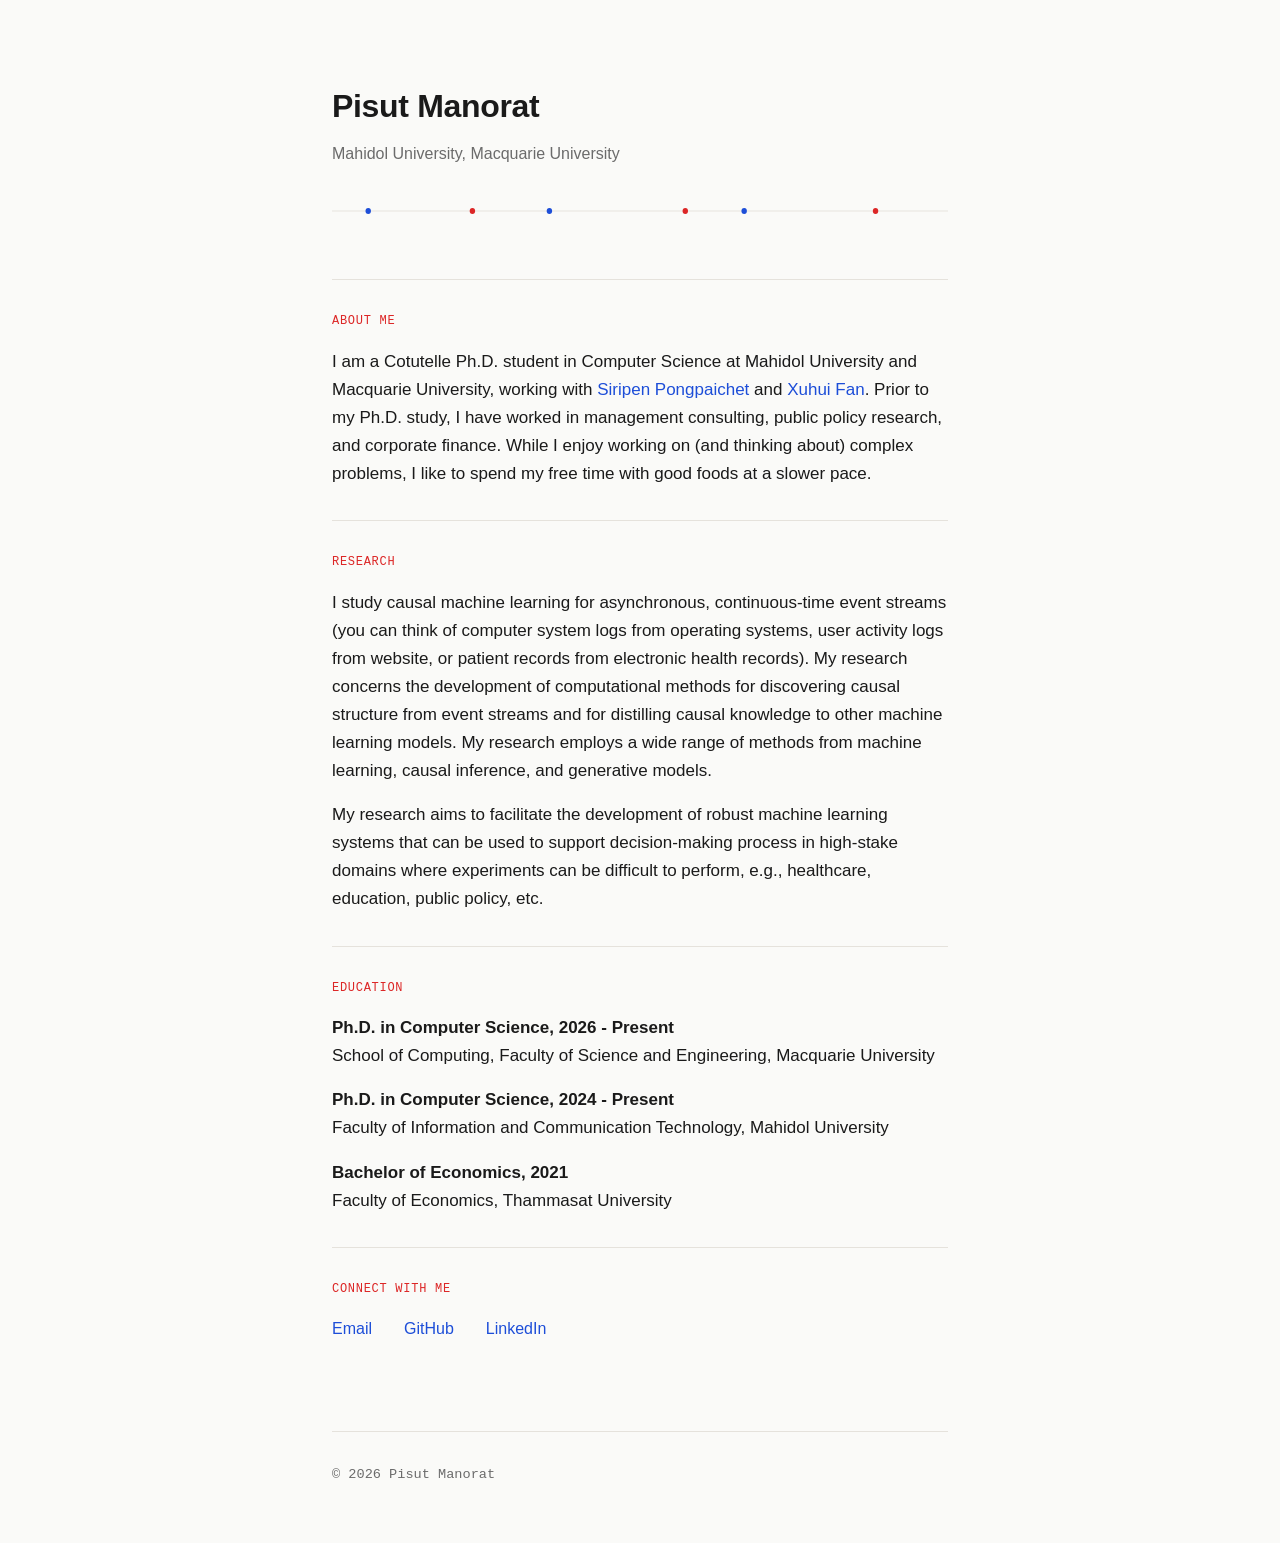
<file: index.html>
<!DOCTYPE html>
<html lang="en">
<head>
  <meta charset="UTF-8">
  <meta name="viewport" content="width=device-width, initial-scale=1.0">
  <title>Pisut Manorat</title>
  <meta name="description" content="Pisut Manorat — researcher working on deep learning for Temporal Point Processes.">
  <link rel="stylesheet" href="style.css">
</head>
<body>

  <main class="page">

    <header class="hero">
      <h1 class="name">Pisut Manorat</h1>
      <p class="affiliation">Mahidol University, Macquarie University</p>

      <svg class="event-axis" viewBox="0 0 680 24" preserveAspectRatio="none" aria-hidden="true">
        <line x1="0" y1="12" x2="680" y2="12" class="axis-line" />
        <circle cx="40" cy="12" r="3" class="axis-tick tick-a" />
        <circle cx="155" cy="12" r="3" class="axis-tick tick-b" />
        <circle cx="240" cy="12" r="3" class="axis-tick tick-a" />
        <circle cx="390" cy="12" r="3" class="axis-tick tick-b" />
        <circle cx="455" cy="12" r="3" class="axis-tick tick-a" />
        <circle cx="600" cy="12" r="3" class="axis-tick tick-b" />
      </svg>
    </header>

    <section class="block" id="about">
      <p class="eyebrow">about me</p>
      <p>
        I am a Cotutelle Ph.D. student in Computer Science at Mahidol University and Macquarie University, 
        working with <a href="https://scholar.google.com/citations?user=WjqFzc4AAAAJ&hl=en" rel="noopener noreferrer">Siripen Pongpaichet</a> 
        and <a href="https://xuhuifan.github.io/" rel="noopener noreferrer">Xuhui Fan</a>. 
        Prior to my Ph.D. study, I have worked in management consulting, public policy research, and corporate finance. While I enjoy working on (and thinking about) complex problems, 
        I like to spend my free time with good foods at a slower pace.
      </p>
    </section>

    <section class="block" id="research">
      <p class="eyebrow">research</p>
      <p>
        I study causal machine learning for asynchronous, continuous-time event streams (you can think of computer system logs from operating systems, 
        user activity logs from website, or patient records from electronic health records). My research concerns the development of computational methods 
        for discovering causal structure from event streams and for distilling causal knowledge to other machine learning models. My research employs a wide range of methods 
        from machine learning, causal inference, and generative models.
      </p>
      <p>
        My research aims to facilitate the development of robust machine learning systems that can be used to support decision-making process in high-stake domains where 
        experiments can be difficult to perform, e.g., healthcare, education, public policy, etc.
      </p>
    </section>

    <section class="block" id="education">
      <p class="eyebrow">education</p>
      <p>
        <strong>Ph.D. in Computer Science, 2026 - Present</strong><br>
        School of Computing, Faculty of Science and Engineering, Macquarie University
      </p>
      <p>
        <strong>Ph.D. in Computer Science, 2024 - Present</strong><br>
        Faculty of Information and Communication Technology, Mahidol University
      </p>
      <p>
        <strong>Bachelor of Economics, 2021</strong><br>
        Faculty of Economics, Thammasat University
      </p>
    </section>

    <section class="block" id="links">
      <p class="eyebrow">connect with me</p>
      <ul class="links">
        <li><a href="mailto:pisut.man@student.mahidol.edu">Email</a></li>
        <li><a href="https://github.com/pisut-m" target="_blank" rel="noopener noreferrer">GitHub</a></li>
        <li><a href="https://linkedin.com/in/pisut-manorat" target="_blank" rel="noopener noreferrer">LinkedIn</a></li>
      </ul>
    </section>

    <footer class="footer">
      <p>&copy; 2026 Pisut Manorat</p>
    </footer>

  </main>

</body>
</html>
</file>
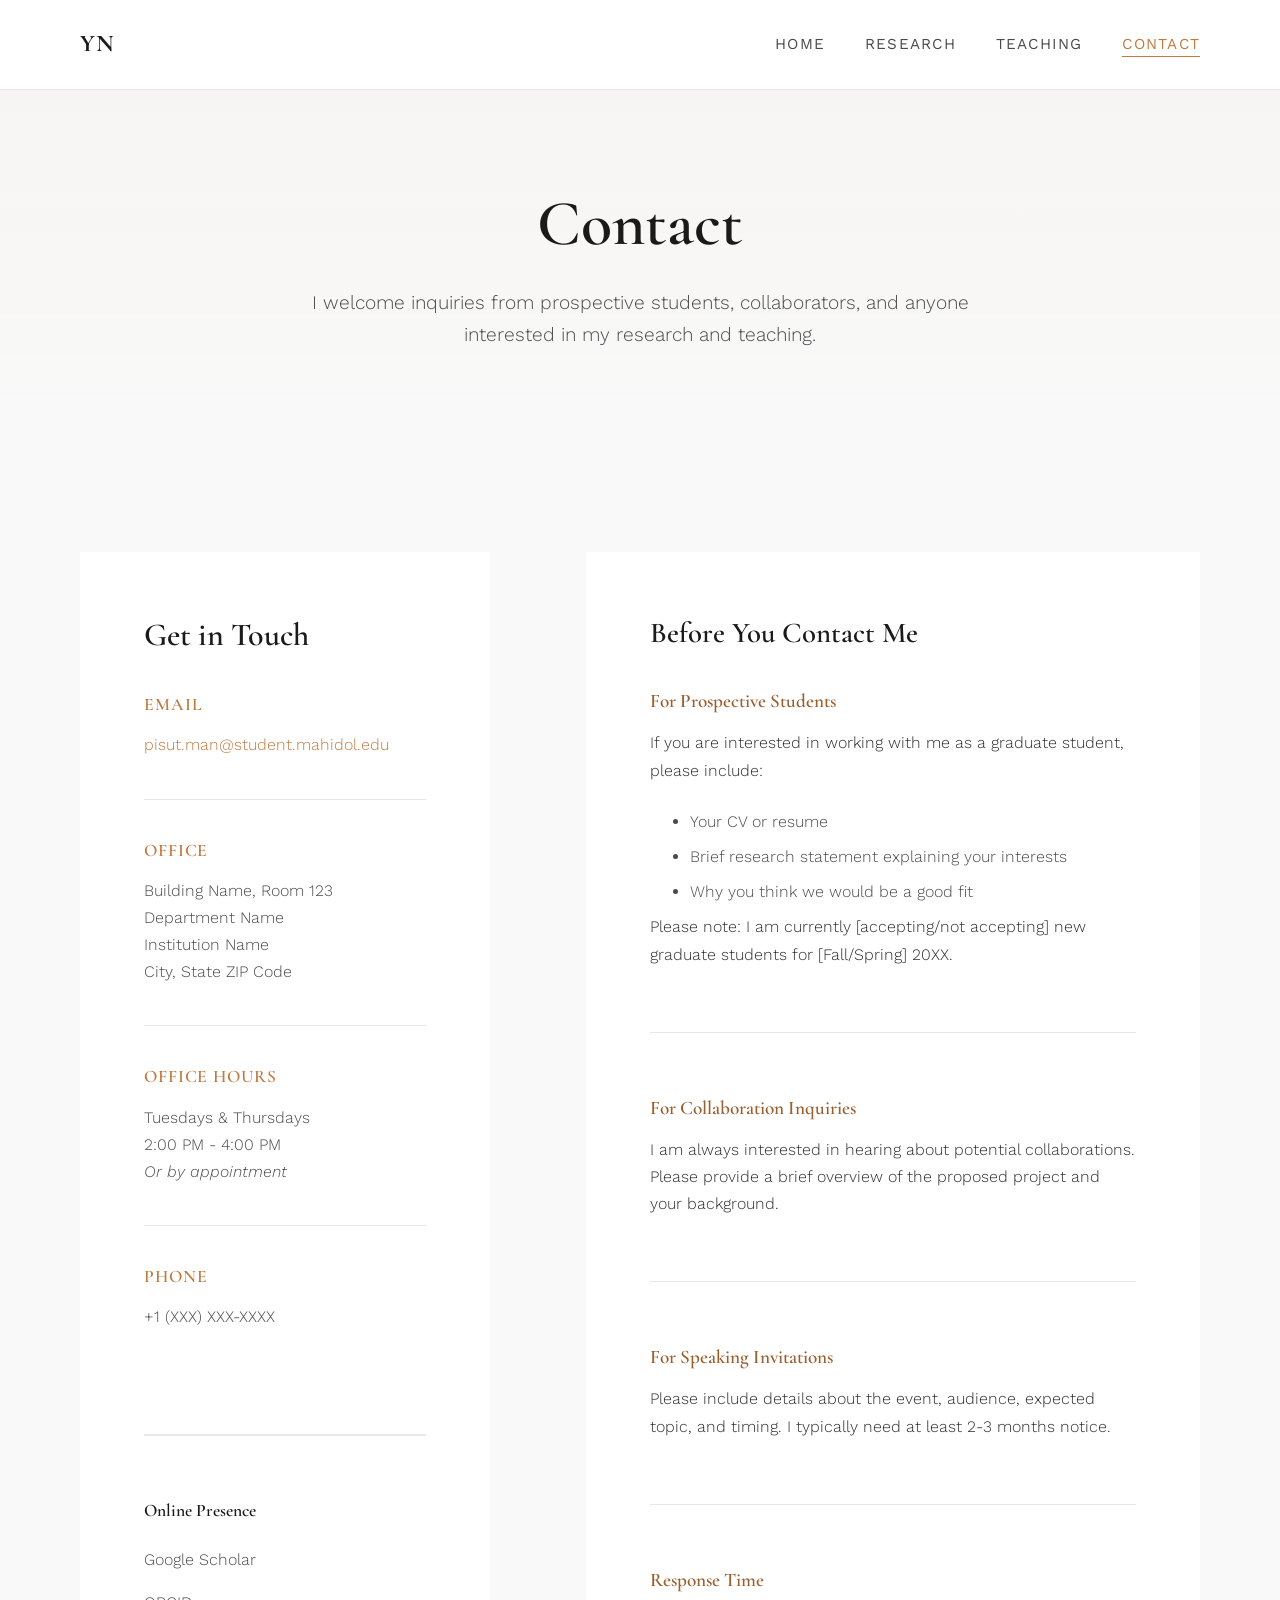
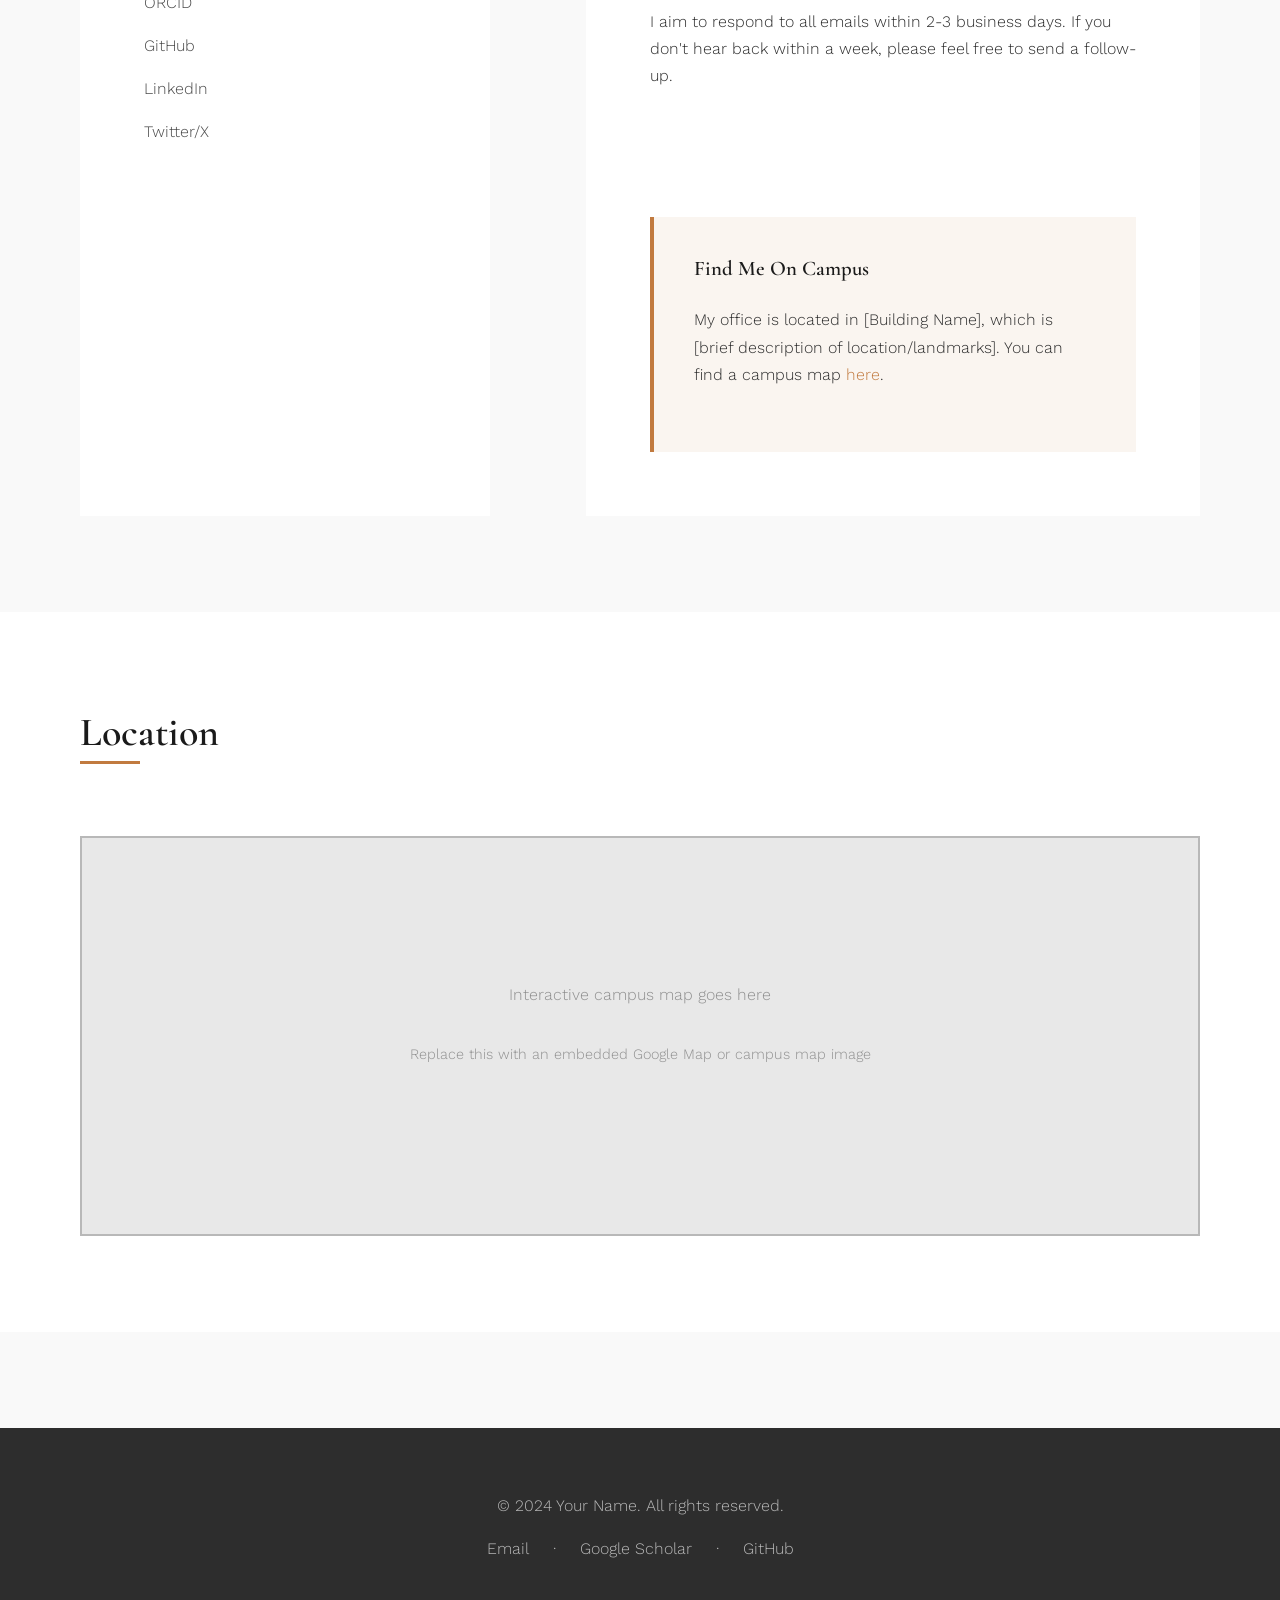
<file: contact.html>
<!DOCTYPE html>
<html lang="en">
<head>
    <meta charset="UTF-8">
    <meta name="viewport" content="width=device-width, initial-scale=1.0">
    <title>Contact - Your Name</title>
    <link rel="stylesheet" href="styles.css">
    <link rel="preconnect" href="https://fonts.googleapis.com">
    <link rel="preconnect" href="https://fonts.gstatic.com" crossorigin>
    <link href="https://fonts.googleapis.com/css2?family=Cormorant+Garamond:wght@400;600;700&family=Work+Sans:wght@300;400;500&display=swap" rel="stylesheet">
</head>
<body>
    <nav class="main-nav">
        <div class="nav-container">
            <a href="index.html" class="nav-logo">YN</a>
            <ul class="nav-links">
                <li><a href="index.html">Home</a></li>
                <li><a href="research.html">Research</a></li>
                <li><a href="teaching.html">Teaching</a></li>
                <li><a href="contact.html" class="active">Contact</a></li>
            </ul>
        </div>
    </nav>

    <main class="contact-container">
        <section class="page-header">
            <div class="content-wrapper">
                <h1 class="page-title">Contact</h1>
                <p class="page-description">I welcome inquiries from prospective students, collaborators, and anyone interested in my research and teaching.</p>
            </div>
        </section>

        <section class="contact-content">
            <div class="content-wrapper">
                <div class="contact-grid">
                    <div class="contact-info">
                        <div class="info-section">
                            <h2>Get in Touch</h2>
                            
                            <div class="contact-item">
                                <h3>Email</h3>
                                <p><a href="mailto:pisut.man@student.mahidol.edu">pisut.man@student.mahidol.edu</a></p>
                            </div>

                            <div class="contact-item">
                                <h3>Office</h3>
                                <p>Building Name, Room 123<br>
                                Department Name<br>
                                Institution Name<br>
                                City, State ZIP Code</p>
                            </div>

                            <div class="contact-item">
                                <h3>Office Hours</h3>
                                <p>Tuesdays & Thursdays<br>
                                2:00 PM - 4:00 PM<br>
                                <em>Or by appointment</em></p>
                            </div>

                            <div class="contact-item">
                                <h3>Phone</h3>
                                <p>+1 (XXX) XXX-XXXX</p>
                            </div>
                        </div>

                        <div class="social-links">
                            <h3>Online Presence</h3>
                            <ul>
                                <li><a href="https://scholar.google.com" target="_blank">Google Scholar</a></li>
                                <li><a href="https://orcid.org" target="_blank">ORCID</a></li>
                                <li><a href="https://github.com/yourusername" target="_blank">GitHub</a></li>
                                <li><a href="https://linkedin.com/in/yourprofile" target="_blank">LinkedIn</a></li>
                                <li><a href="https://twitter.com/yourhandle" target="_blank">Twitter/X</a></li>
                            </ul>
                        </div>
                    </div>

                    <div class="contact-guidelines">
                        <div class="guidelines-box">
                            <h3>Before You Contact Me</h3>
                            
                            <div class="guideline-item">
                                <h4>For Prospective Students</h4>
                                <p>If you are interested in working with me as a graduate student, please include:</p>
                                <ul>
                                    <li>Your CV or resume</li>
                                    <li>Brief research statement explaining your interests</li>
                                    <li>Why you think we would be a good fit</li>
                                </ul>
                                <p>Please note: I am currently [accepting/not accepting] new graduate students for [Fall/Spring] 20XX.</p>
                            </div>

                            <div class="guideline-item">
                                <h4>For Collaboration Inquiries</h4>
                                <p>I am always interested in hearing about potential collaborations. Please provide a brief overview of the proposed project and your background.</p>
                            </div>

                            <div class="guideline-item">
                                <h4>For Speaking Invitations</h4>
                                <p>Please include details about the event, audience, expected topic, and timing. I typically need at least 2-3 months notice.</p>
                            </div>

                            <div class="guideline-item">
                                <h4>Response Time</h4>
                                <p>I aim to respond to all emails within 2-3 business days. If you don't hear back within a week, please feel free to send a follow-up.</p>
                            </div>
                        </div>

                        <div class="location-note">
                            <h3>Find Me On Campus</h3>
                            <p>My office is located in [Building Name], which is [brief description of location/landmarks]. You can find a campus map <a href="#">here</a>.</p>
                        </div>
                    </div>
                </div>
            </div>
        </section>

        <section class="map-section">
            <div class="content-wrapper">
                <h2 class="section-title">Location</h2>
                <div class="map-container">
                    <!-- You can embed a Google Map here -->
                    <div class="map-placeholder">
                        <p>Interactive campus map goes here</p>
                        <p style="font-size: 0.9em; margin-top: 10px;">Replace this with an embedded Google Map or campus map image</p>
                    </div>
                </div>
            </div>
        </section>
    </main>

    <footer class="main-footer">
        <div class="footer-content">
            <p>&copy; 2024 Your Name. All rights reserved.</p>
            <p class="footer-links">
                <a href="mailto:your.email@institution.edu">Email</a> ·
                <a href="https://scholar.google.com" target="_blank">Google Scholar</a> ·
                <a href="https://github.com/yourusername" target="_blank">GitHub</a>
            </p>
        </div>
    </footer>

    <script src="script.js"></script>
</body>
</html>
</file>
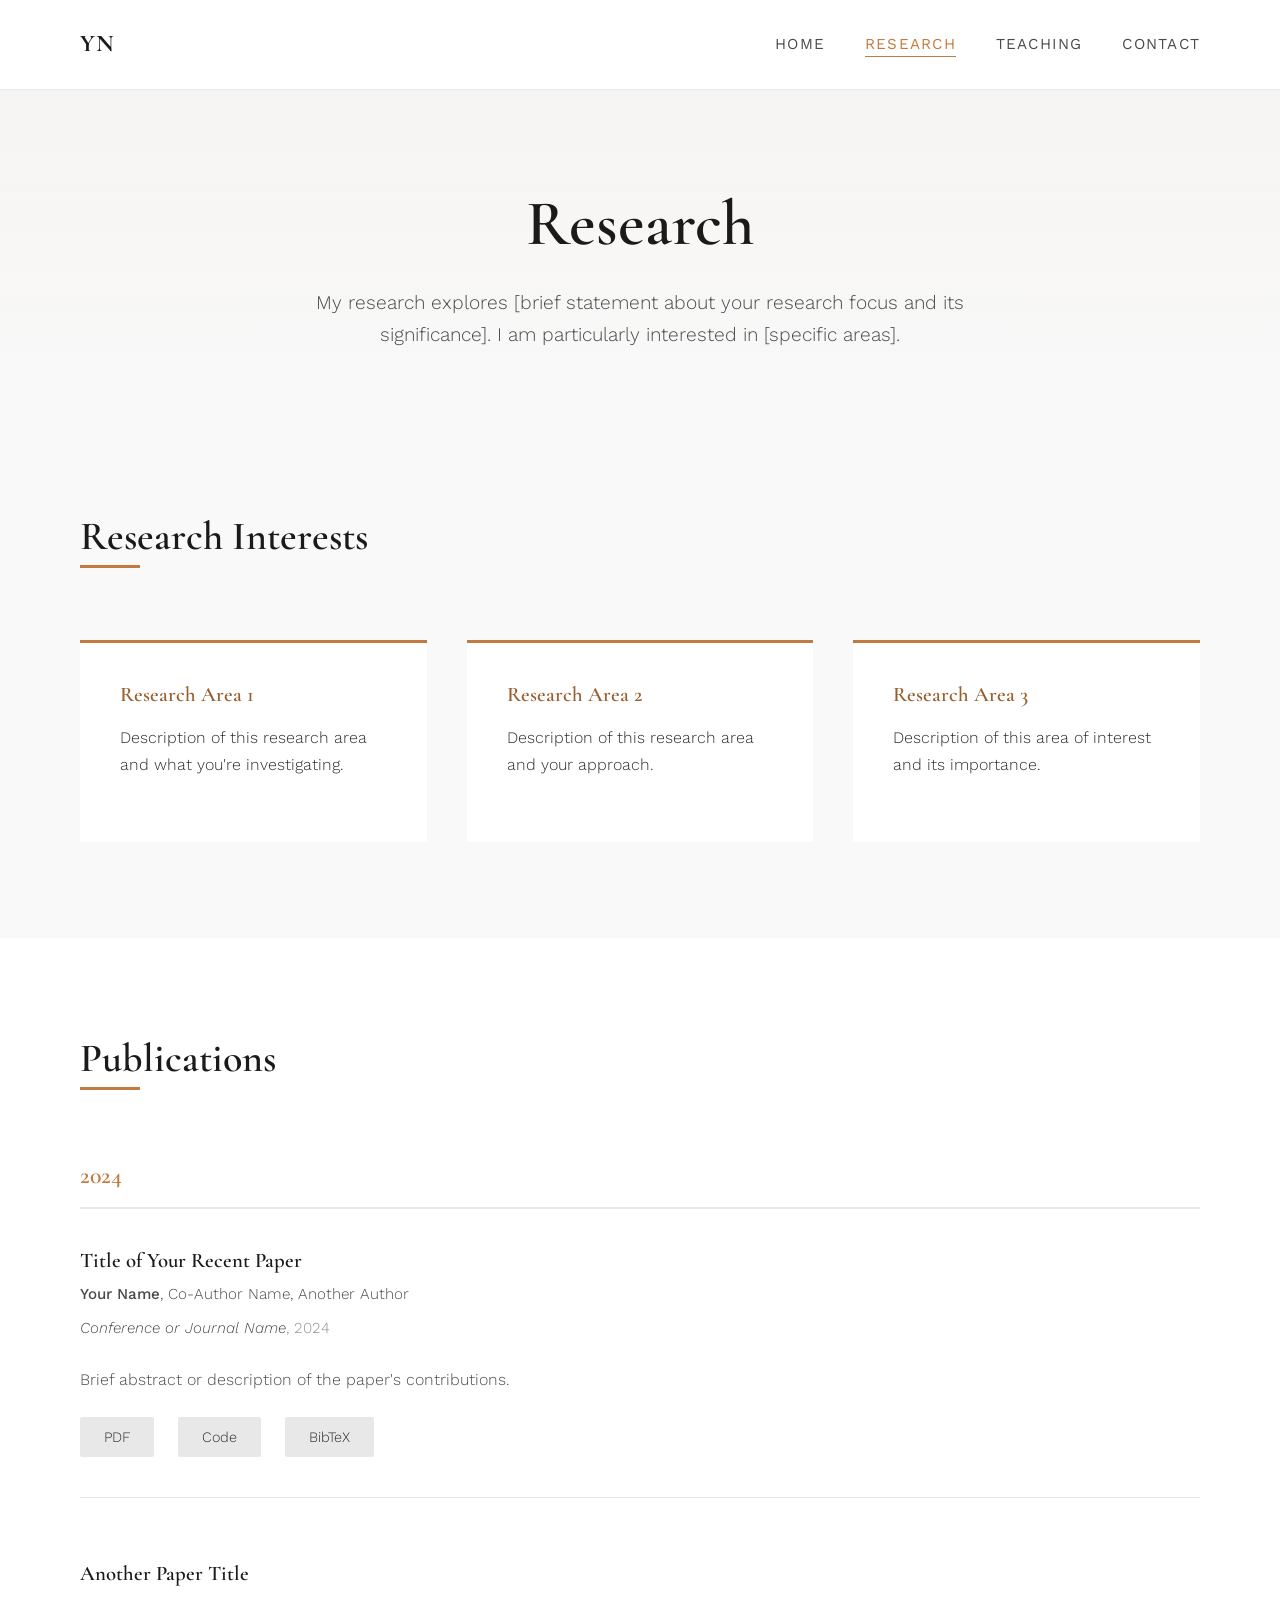
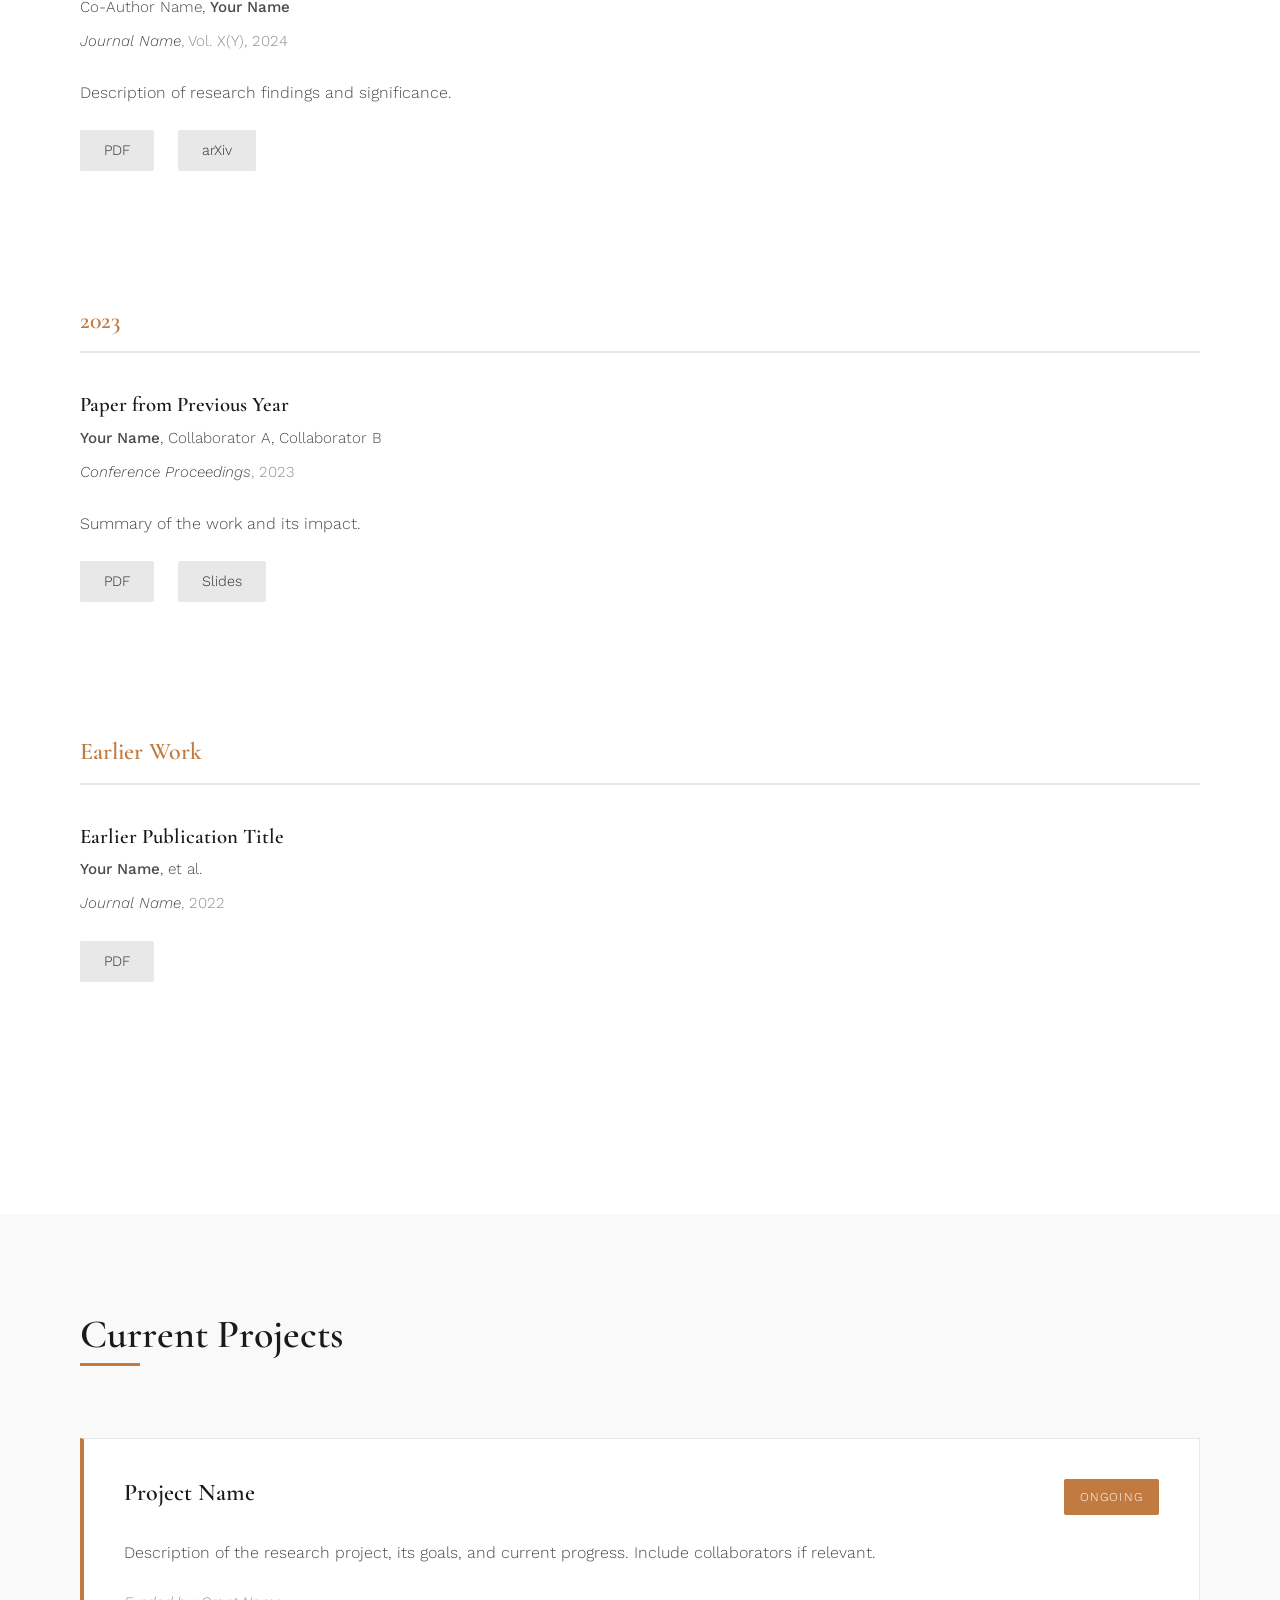
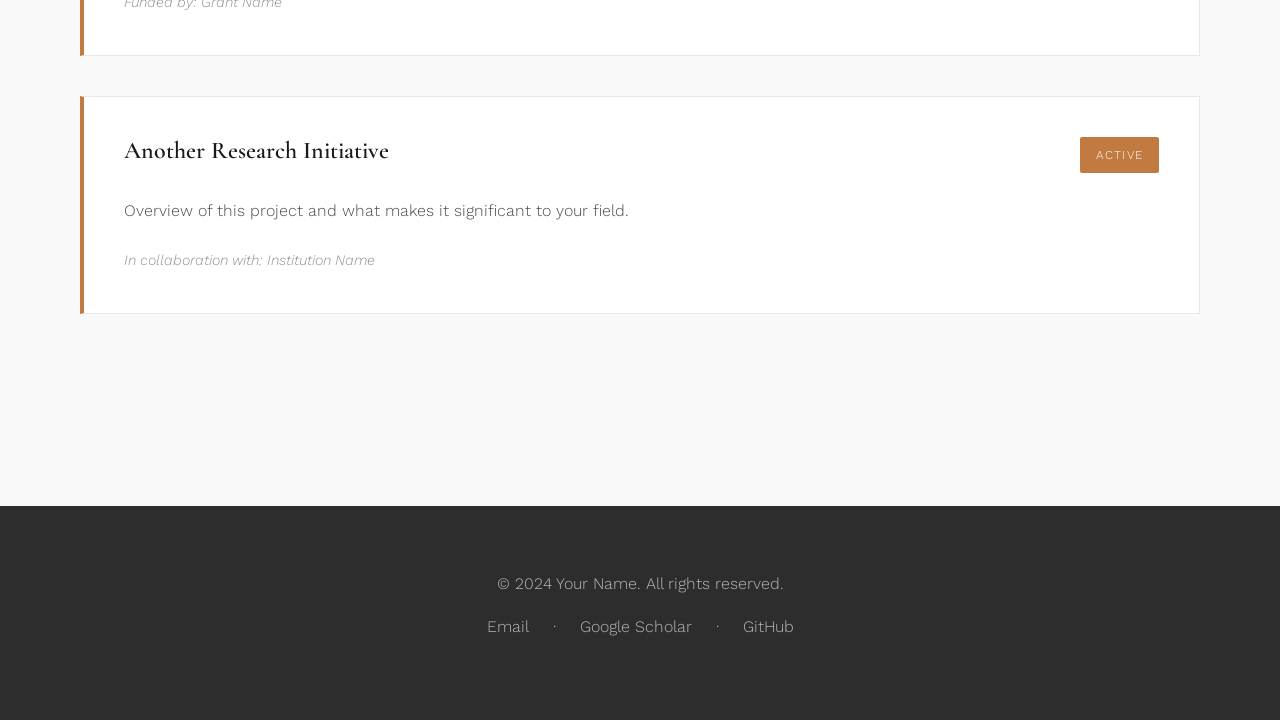
<file: research.html>
<!DOCTYPE html>
<html lang="en">
<head>
    <meta charset="UTF-8">
    <meta name="viewport" content="width=device-width, initial-scale=1.0">
    <title>Research - Your Name</title>
    <link rel="stylesheet" href="styles.css">
    <link rel="preconnect" href="https://fonts.googleapis.com">
    <link rel="preconnect" href="https://fonts.gstatic.com" crossorigin>
    <link href="https://fonts.googleapis.com/css2?family=Cormorant+Garamond:wght@400;600;700&family=Work+Sans:wght@300;400;500&display=swap" rel="stylesheet">
</head>
<body>
    <nav class="main-nav">
        <div class="nav-container">
            <a href="index.html" class="nav-logo">YN</a>
            <ul class="nav-links">
                <li><a href="index.html">Home</a></li>
                <li><a href="research.html" class="active">Research</a></li>
                <li><a href="teaching.html">Teaching</a></li>
                <li><a href="contact.html">Contact</a></li>
            </ul>
        </div>
    </nav>

    <main class="research-container">
        <section class="page-header">
            <div class="content-wrapper">
                <h1 class="page-title">Research</h1>
                <p class="page-description">My research explores [brief statement about your research focus and its significance]. I am particularly interested in [specific areas].</p>
            </div>
        </section>

        <section class="research-interests">
            <div class="content-wrapper">
                <h2 class="section-title">Research Interests</h2>
                <div class="interests-grid">
                    <div class="interest-item">
                        <h3>Research Area 1</h3>
                        <p>Description of this research area and what you're investigating.</p>
                    </div>
                    <div class="interest-item">
                        <h3>Research Area 2</h3>
                        <p>Description of this research area and your approach.</p>
                    </div>
                    <div class="interest-item">
                        <h3>Research Area 3</h3>
                        <p>Description of this area of interest and its importance.</p>
                    </div>
                </div>
            </div>
        </section>

        <section class="publications-section">
            <div class="content-wrapper">
                <h2 class="section-title">Publications</h2>
                
                <div class="publications-list">
                    <div class="year-group">
                        <h3 class="year-heading">2024</h3>
                        
                        <article class="publication">
                            <h4 class="pub-title">Title of Your Recent Paper</h4>
                            <p class="pub-authors"><strong>Your Name</strong>, Co-Author Name, Another Author</p>
                            <p class="pub-venue"><em>Conference or Journal Name</em>, 2024</p>
                            <p class="pub-description">Brief abstract or description of the paper's contributions.</p>
                            <div class="pub-links">
                                <a href="#" class="pub-link">PDF</a>
                                <a href="#" class="pub-link">Code</a>
                                <a href="#" class="pub-link">BibTeX</a>
                            </div>
                        </article>

                        <article class="publication">
                            <h4 class="pub-title">Another Paper Title</h4>
                            <p class="pub-authors">Co-Author Name, <strong>Your Name</strong></p>
                            <p class="pub-venue"><em>Journal Name</em>, Vol. X(Y), 2024</p>
                            <p class="pub-description">Description of research findings and significance.</p>
                            <div class="pub-links">
                                <a href="#" class="pub-link">PDF</a>
                                <a href="#" class="pub-link">arXiv</a>
                            </div>
                        </article>
                    </div>

                    <div class="year-group">
                        <h3 class="year-heading">2023</h3>
                        
                        <article class="publication">
                            <h4 class="pub-title">Paper from Previous Year</h4>
                            <p class="pub-authors"><strong>Your Name</strong>, Collaborator A, Collaborator B</p>
                            <p class="pub-venue"><em>Conference Proceedings</em>, 2023</p>
                            <p class="pub-description">Summary of the work and its impact.</p>
                            <div class="pub-links">
                                <a href="#" class="pub-link">PDF</a>
                                <a href="#" class="pub-link">Slides</a>
                            </div>
                        </article>
                    </div>

                    <div class="year-group">
                        <h3 class="year-heading">Earlier Work</h3>
                        
                        <article class="publication">
                            <h4 class="pub-title">Earlier Publication Title</h4>
                            <p class="pub-authors"><strong>Your Name</strong>, et al.</p>
                            <p class="pub-venue"><em>Journal Name</em>, 2022</p>
                            <div class="pub-links">
                                <a href="#" class="pub-link">PDF</a>
                            </div>
                        </article>
                    </div>
                </div>
            </div>
        </section>

        <section class="projects-section">
            <div class="content-wrapper">
                <h2 class="section-title">Current Projects</h2>
                
                <div class="projects-grid">
                    <article class="project-card">
                        <div class="project-header">
                            <h3>Project Name</h3>
                            <span class="project-status">Ongoing</span>
                        </div>
                        <p class="project-description">Description of the research project, its goals, and current progress. Include collaborators if relevant.</p>
                        <div class="project-meta">
                            <span class="project-funding">Funded by: Grant Name</span>
                        </div>
                    </article>

                    <article class="project-card">
                        <div class="project-header">
                            <h3>Another Research Initiative</h3>
                            <span class="project-status">Active</span>
                        </div>
                        <p class="project-description">Overview of this project and what makes it significant to your field.</p>
                        <div class="project-meta">
                            <span class="project-collab">In collaboration with: Institution Name</span>
                        </div>
                    </article>
                </div>
            </div>
        </section>
    </main>

    <footer class="main-footer">
        <div class="footer-content">
            <p>&copy; 2024 Your Name. All rights reserved.</p>
            <p class="footer-links">
                <a href="mailto:your.email@institution.edu">Email</a> ·
                <a href="https://scholar.google.com" target="_blank">Google Scholar</a> ·
                <a href="https://github.com/yourusername" target="_blank">GitHub</a>
            </p>
        </div>
    </footer>

    <script src="script.js"></script>
</body>
</html>
</file>
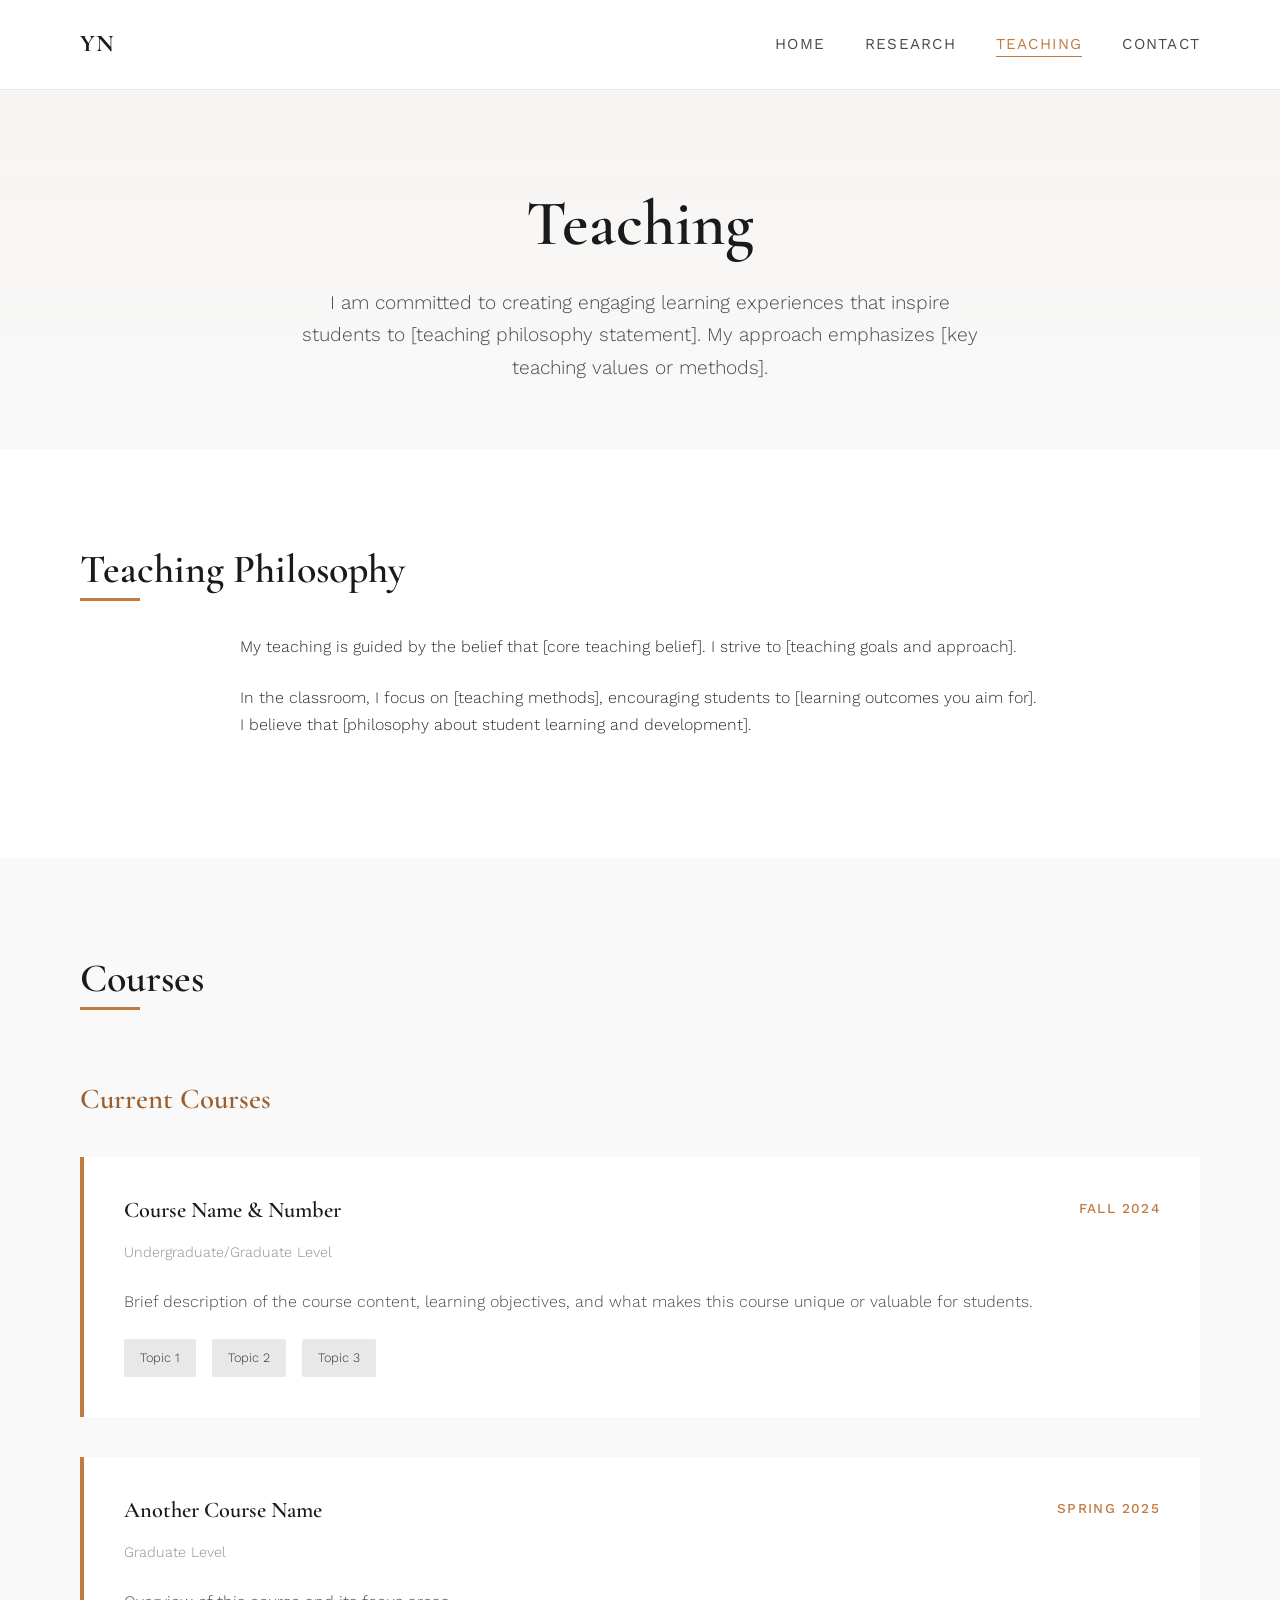
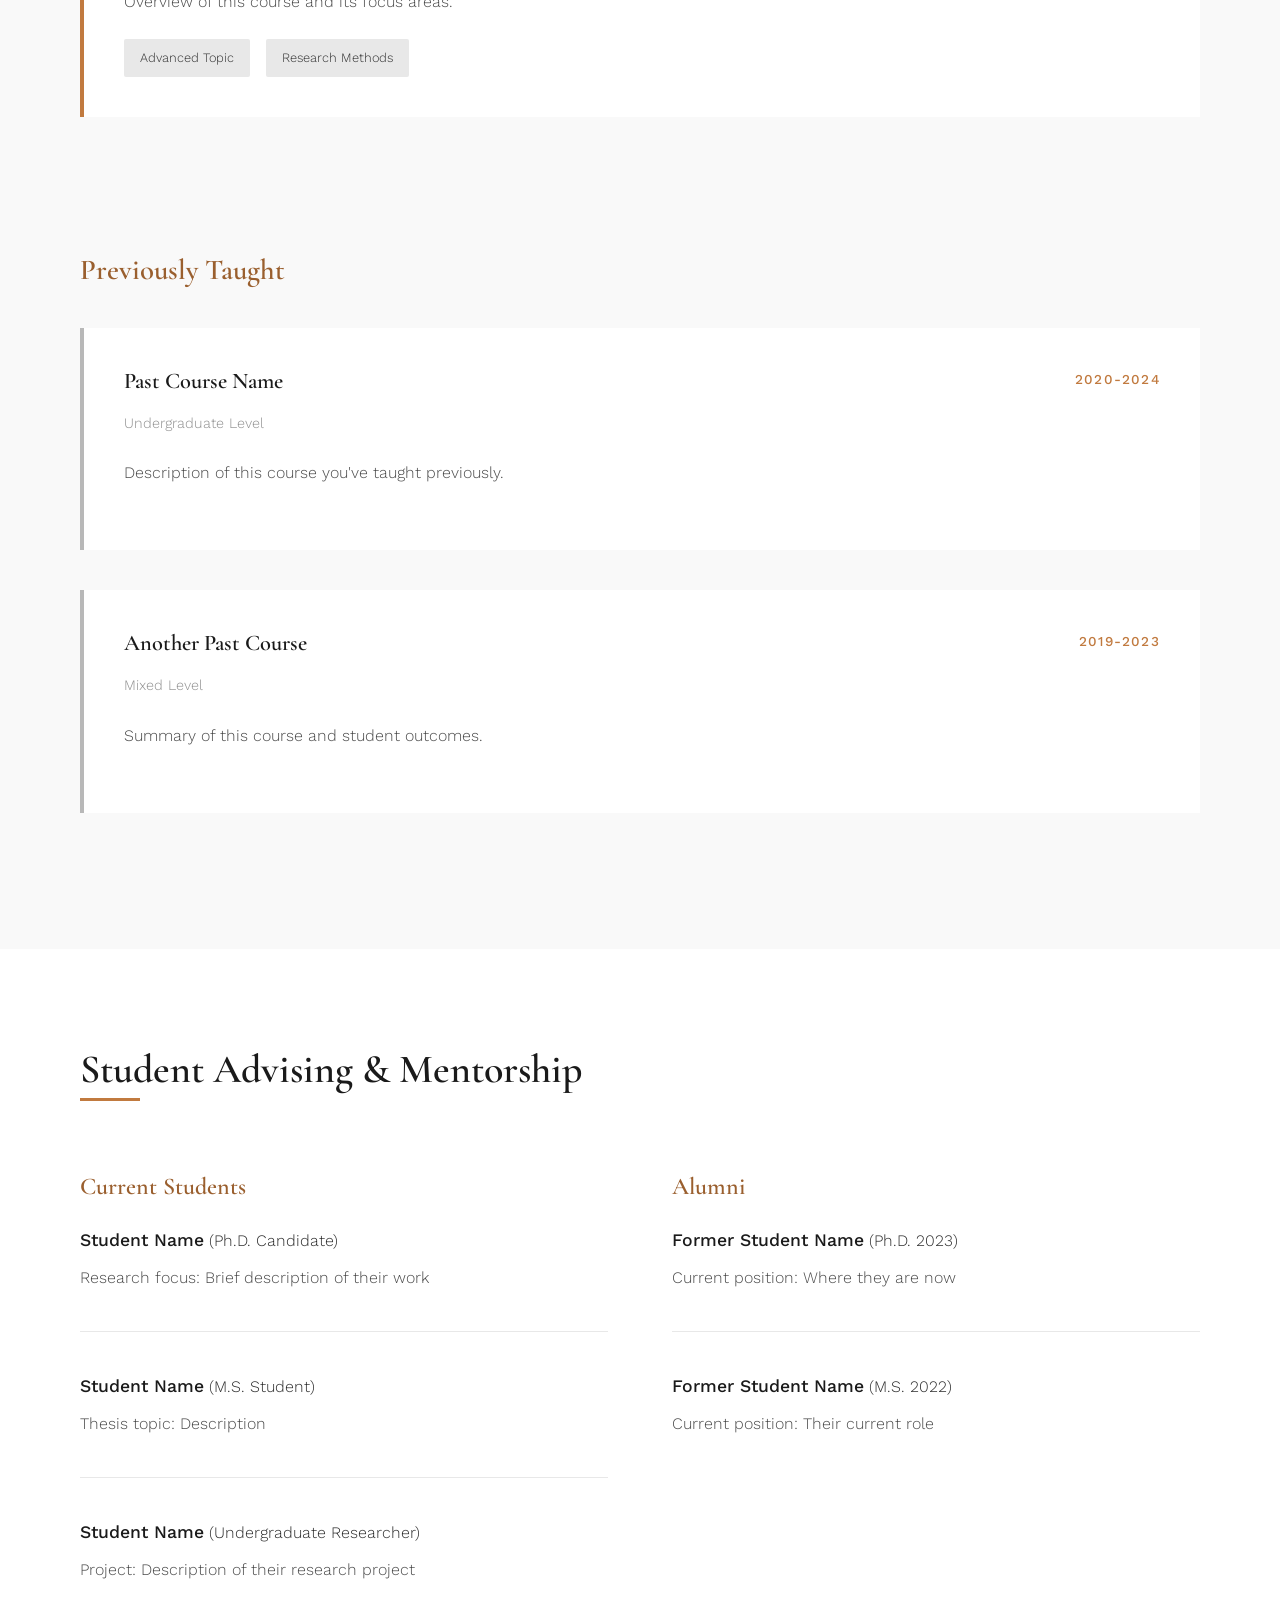
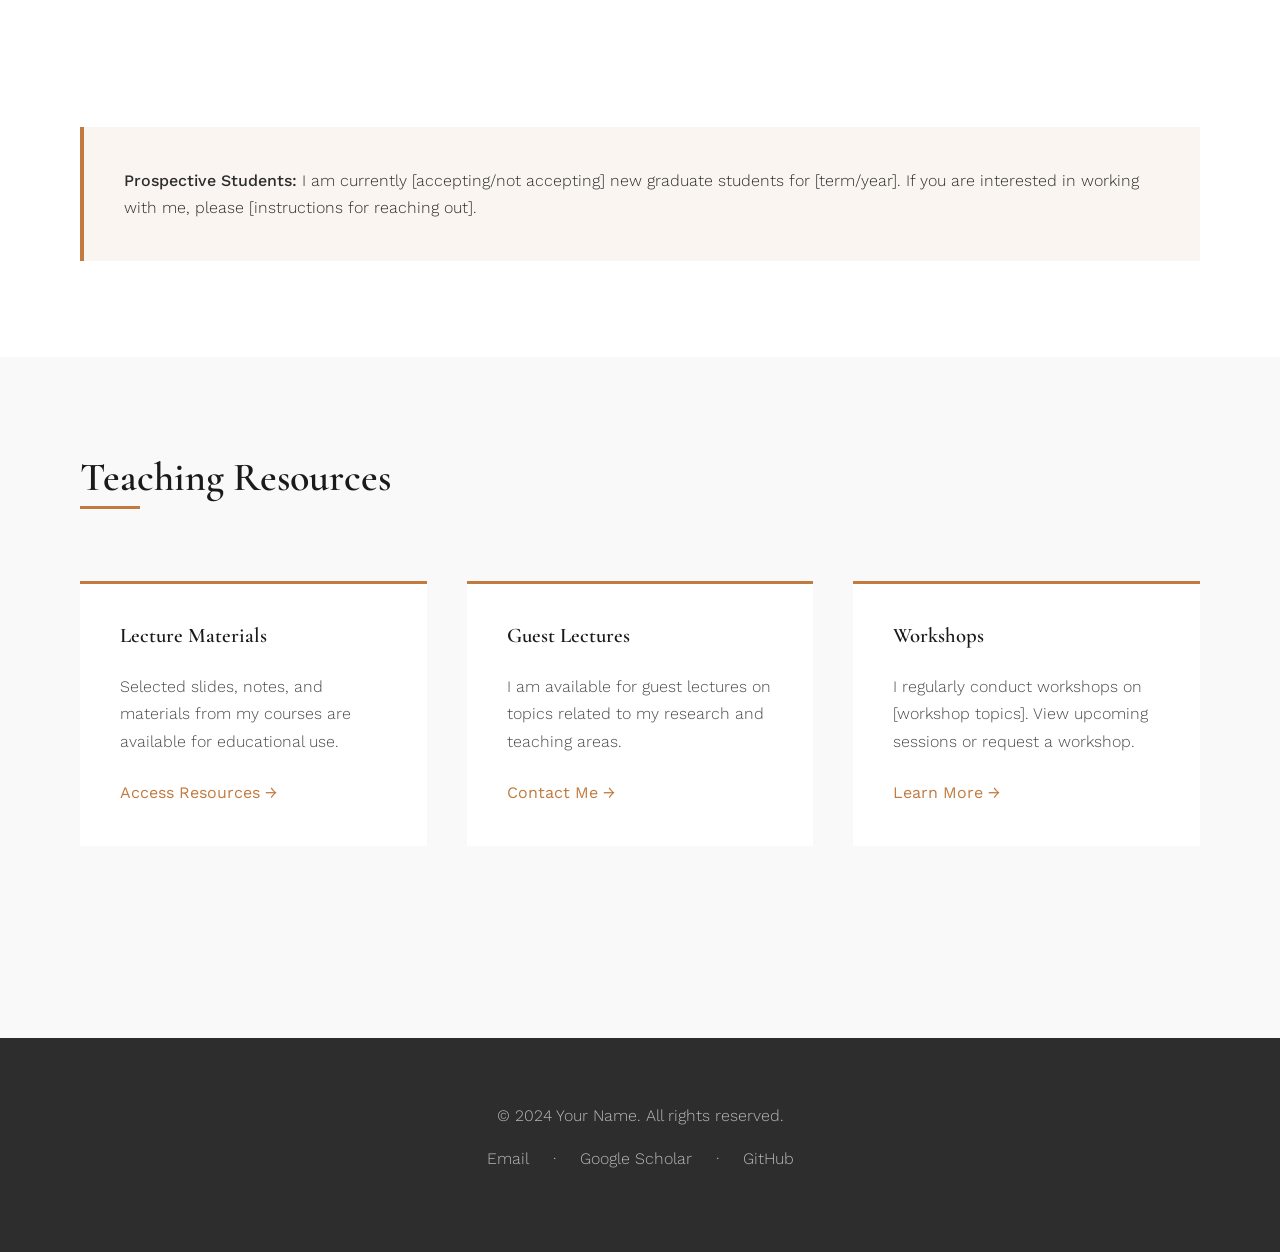
<file: teaching.html>
<!DOCTYPE html>
<html lang="en">
<head>
    <meta charset="UTF-8">
    <meta name="viewport" content="width=device-width, initial-scale=1.0">
    <title>Teaching - Your Name</title>
    <link rel="stylesheet" href="styles.css">
    <link rel="preconnect" href="https://fonts.googleapis.com">
    <link rel="preconnect" href="https://fonts.gstatic.com" crossorigin>
    <link href="https://fonts.googleapis.com/css2?family=Cormorant+Garamond:wght@400;600;700&family=Work+Sans:wght@300;400;500&display=swap" rel="stylesheet">
</head>
<body>
    <nav class="main-nav">
        <div class="nav-container">
            <a href="index.html" class="nav-logo">YN</a>
            <ul class="nav-links">
                <li><a href="index.html">Home</a></li>
                <li><a href="research.html">Research</a></li>
                <li><a href="teaching.html" class="active">Teaching</a></li>
                <li><a href="contact.html">Contact</a></li>
            </ul>
        </div>
    </nav>

    <main class="teaching-container">
        <section class="page-header">
            <div class="content-wrapper">
                <h1 class="page-title">Teaching</h1>
                <p class="page-description">I am committed to creating engaging learning experiences that inspire students to [teaching philosophy statement]. My approach emphasizes [key teaching values or methods].</p>
            </div>
        </section>

        <section class="teaching-philosophy">
            <div class="content-wrapper">
                <h2 class="section-title">Teaching Philosophy</h2>
                <div class="philosophy-content">
                    <p>My teaching is guided by the belief that [core teaching belief]. I strive to [teaching goals and approach].</p>
                    
                    <p>In the classroom, I focus on [teaching methods], encouraging students to [learning outcomes you aim for]. I believe that [philosophy about student learning and development].</p>
                </div>
            </div>
        </section>

        <section class="courses-section">
            <div class="content-wrapper">
                <h2 class="section-title">Courses</h2>
                
                <div class="courses-grid">
                    <div class="course-category">
                        <h3 class="category-title">Current Courses</h3>
                        
                        <article class="course-card">
                            <div class="course-header">
                                <h4 class="course-title">Course Name & Number</h4>
                                <span class="course-term">Fall 2024</span>
                            </div>
                            <p class="course-level">Undergraduate/Graduate Level</p>
                            <p class="course-description">Brief description of the course content, learning objectives, and what makes this course unique or valuable for students.</p>
                            <div class="course-topics">
                                <span class="topic-tag">Topic 1</span>
                                <span class="topic-tag">Topic 2</span>
                                <span class="topic-tag">Topic 3</span>
                            </div>
                        </article>

                        <article class="course-card">
                            <div class="course-header">
                                <h4 class="course-title">Another Course Name</h4>
                                <span class="course-term">Spring 2025</span>
                            </div>
                            <p class="course-level">Graduate Level</p>
                            <p class="course-description">Overview of this course and its focus areas.</p>
                            <div class="course-topics">
                                <span class="topic-tag">Advanced Topic</span>
                                <span class="topic-tag">Research Methods</span>
                            </div>
                        </article>
                    </div>

                    <div class="course-category">
                        <h3 class="category-title">Previously Taught</h3>
                        
                        <article class="course-card past-course">
                            <div class="course-header">
                                <h4 class="course-title">Past Course Name</h4>
                                <span class="course-term">2020-2024</span>
                            </div>
                            <p class="course-level">Undergraduate Level</p>
                            <p class="course-description">Description of this course you've taught previously.</p>
                        </article>

                        <article class="course-card past-course">
                            <div class="course-header">
                                <h4 class="course-title">Another Past Course</h4>
                                <span class="course-term">2019-2023</span>
                            </div>
                            <p class="course-level">Mixed Level</p>
                            <p class="course-description">Summary of this course and student outcomes.</p>
                        </article>
                    </div>
                </div>
            </div>
        </section>

        <section class="advising-section">
            <div class="content-wrapper">
                <h2 class="section-title">Student Advising & Mentorship</h2>
                
                <div class="advising-grid">
                    <div class="advising-category">
                        <h3>Current Students</h3>
                        <ul class="student-list">
                            <li>
                                <strong>Student Name</strong> (Ph.D. Candidate)
                                <p>Research focus: Brief description of their work</p>
                            </li>
                            <li>
                                <strong>Student Name</strong> (M.S. Student)
                                <p>Thesis topic: Description</p>
                            </li>
                            <li>
                                <strong>Student Name</strong> (Undergraduate Researcher)
                                <p>Project: Description of their research project</p>
                            </li>
                        </ul>
                    </div>

                    <div class="advising-category">
                        <h3>Alumni</h3>
                        <ul class="alumni-list">
                            <li>
                                <strong>Former Student Name</strong> (Ph.D. 2023)
                                <p>Current position: Where they are now</p>
                            </li>
                            <li>
                                <strong>Former Student Name</strong> (M.S. 2022)
                                <p>Current position: Their current role</p>
                            </li>
                        </ul>
                    </div>
                </div>

                <div class="advising-note">
                    <p><strong>Prospective Students:</strong> I am currently [accepting/not accepting] new graduate students for [term/year]. If you are interested in working with me, please [instructions for reaching out].</p>
                </div>
            </div>
        </section>

        <section class="resources-section">
            <div class="content-wrapper">
                <h2 class="section-title">Teaching Resources</h2>
                
                <div class="resources-grid">
                    <div class="resource-card">
                        <h3>Lecture Materials</h3>
                        <p>Selected slides, notes, and materials from my courses are available for educational use.</p>
                        <a href="#" class="resource-link">Access Resources →</a>
                    </div>

                    <div class="resource-card">
                        <h3>Guest Lectures</h3>
                        <p>I am available for guest lectures on topics related to my research and teaching areas.</p>
                        <a href="contact.html" class="resource-link">Contact Me →</a>
                    </div>

                    <div class="resource-card">
                        <h3>Workshops</h3>
                        <p>I regularly conduct workshops on [workshop topics]. View upcoming sessions or request a workshop.</p>
                        <a href="#" class="resource-link">Learn More →</a>
                    </div>
                </div>
            </div>
        </section>
    </main>

    <footer class="main-footer">
        <div class="footer-content">
            <p>&copy; 2024 Your Name. All rights reserved.</p>
            <p class="footer-links">
                <a href="mailto:your.email@institution.edu">Email</a> ·
                <a href="https://scholar.google.com" target="_blank">Google Scholar</a> ·
                <a href="https://github.com/yourusername" target="_blank">GitHub</a>
            </p>
        </div>
    </footer>

    <script src="script.js"></script>
</body>
</html>
</file>
<file: style.css>
:root {
  --color-bg: #FAFAF8;
  --color-text: #1A1A1A;
  --color-text-secondary: #6B6B6B;
  --color-blue: #1D4ED8;
  --color-red: #DC2626;
  --color-border: #E5E2DC;

  --font-body: -apple-system, BlinkMacSystemFont, "Segoe UI", Helvetica, Arial, sans-serif;
  --font-mono: "JetBrains Mono", "SF Mono", Consolas, monospace;

  --max-width: 680px;
  --space-xs: 0.5rem;
  --space-sm: 1rem;
  --space-md: 2rem;
  --space-lg: 3.5rem;
  --space-xl: 5rem;
}

* {
  margin: 0;
  padding: 0;
  box-sizing: border-box;
}

html {
  -webkit-text-size-adjust: 100%;
}

body {
  background-color: var(--color-bg);
  color: var(--color-text);
  font-family: var(--font-body);
  font-size: 17px;
  line-height: 1.65;
  -webkit-font-smoothing: antialiased;
}

a {
  color: var(--color-blue);
  text-decoration: none;
  border-bottom: 1px solid transparent;
  transition: border-color 0.15s ease;
}

a:hover,
a:focus-visible {
  border-bottom-color: var(--color-blue);
}

a:focus-visible {
  outline: 2px solid var(--color-blue);
  outline-offset: 3px;
  border-radius: 2px;
}

ul {
  list-style: none;
}

strong {
  font-weight: 600;
}

.page {
  max-width: var(--max-width);
  margin: 0 auto;
  padding: var(--space-xl) var(--space-md) var(--space-lg);
}

.hero {
  margin-bottom: var(--space-lg);
}

.name {
  font-size: 2rem;
  font-weight: 700;
  letter-spacing: -0.01em;
  color: var(--color-text);
}

.affiliation {
  margin-top: var(--space-xs);
  color: var(--color-text-secondary);
  font-size: 1rem;
}

.event-axis {
  display: block;
  width: 100%;
  height: 24px;
  margin-top: var(--space-md);
}

.axis-line {
  stroke: var(--color-border);
  stroke-width: 1;
}

.axis-tick {
  stroke: none;
}

.tick-a {
  fill: var(--color-blue);
}

.tick-b {
  fill: var(--color-red);
}

.block {
  padding-top: var(--space-md);
  padding-bottom: var(--space-md);
  border-top: 1px solid var(--color-border);
}

.block p {
  margin-top: var(--space-sm);
}

.block p:first-of-type {
  margin-top: var(--space-sm);
}

.eyebrow {
  font-family: var(--font-mono);
  font-size: 0.75rem;
  letter-spacing: 0.06em;
  text-transform: uppercase;
  color: var(--color-red);
  margin-top: 0 !important;
}

.links {
  display: flex;
  flex-wrap: wrap;
  gap: var(--space-md);
  margin-top: var(--space-sm);
}

.links a {
  font-size: 1rem;
}

.footer {
  margin-top: var(--space-lg);
  padding-top: var(--space-md);
  border-top: 1px solid var(--color-border);
  color: var(--color-text-secondary);
  font-size: 0.85rem;
  font-family: var(--font-mono);
}

@media (max-width: 600px) {
  .page {
    padding: var(--space-lg) var(--space-sm) var(--space-md);
  }

  .name {
    font-size: 1.6rem;
  }
}

@media (prefers-reduced-motion: reduce) {
  * {
    transition: none !important;
  }
}
</file>
<file: styles.css>
/* ===================================
   CSS VARIABLES & DESIGN TOKENS
   =================================== */

:root {
    /* Color Palette - Refined Academic */
    --color-ink: #1a1a1a;
    --color-charcoal: #2d2d2d;
    --color-slate: #4a4a4a;
    --color-stone: #6b6b6b;
    --color-ash: #8f8f8f;
    --color-silver: #b8b8b8;
    --color-pearl: #e8e8e8;
    --color-paper: #f9f9f9;
    --color-white: #ffffff;
    
    /* Accent Colors */
    --color-accent: #c17a3f;
    --color-accent-light: #d4996b;
    --color-accent-dark: #9a5f2e;
    
    /* Typography */
    --font-display: 'Cormorant Garamond', serif;
    --font-body: 'Work Sans', sans-serif;
    
    /* Spacing */
    --space-xs: 0.5rem;
    --space-sm: 1rem;
    --space-md: 1.5rem;
    --space-lg: 2.5rem;
    --space-xl: 4rem;
    --space-xxl: 6rem;
    
    /* Layout */
    --max-width: 1200px;
    --content-width: 800px;
    
    /* Transitions */
    --transition-fast: 0.15s ease;
    --transition-base: 0.3s ease;
    --transition-slow: 0.5s ease;
    
    /* Shadows */
    --shadow-sm: 0 2px 8px rgba(0, 0, 0, 0.08);
    --shadow-md: 0 4px 16px rgba(0, 0, 0, 0.12);
    --shadow-lg: 0 8px 32px rgba(0, 0, 0, 0.16);
}

/* ===================================
   RESET & BASE STYLES
   =================================== */

* {
    margin: 0;
    padding: 0;
    box-sizing: border-box;
}

html {
    font-size: 16px;
    scroll-behavior: smooth;
}

body {
    font-family: var(--font-body);
    font-weight: 300;
    line-height: 1.7;
    color: var(--color-charcoal);
    background-color: var(--color-paper);
    overflow-x: hidden;
}

/* ===================================
   TYPOGRAPHY
   =================================== */

h1, h2, h3, h4, h5, h6 {
    font-family: var(--font-display);
    font-weight: 600;
    line-height: 1.2;
    color: var(--color-ink);
    margin-bottom: var(--space-md);
}

h1 { font-size: 3.5rem; }
h2 { font-size: 2.5rem; }
h3 { font-size: 1.75rem; }
h4 { font-size: 1.35rem; }
h5 { font-size: 1.15rem; }
h6 { font-size: 1rem; }

p {
    margin-bottom: var(--space-md);
}

a {
    color: var(--color-accent);
    text-decoration: none;
    transition: color var(--transition-fast);
}

a:hover {
    color: var(--color-accent-dark);
}

strong {
    font-weight: 500;
}

em {
    font-style: italic;
    color: var(--color-slate);
}

/* ===================================
   NAVIGATION
   =================================== */

.main-nav {
    position: sticky;
    top: 0;
    background-color: rgba(255, 255, 255, 0.95);
    backdrop-filter: blur(10px);
    border-bottom: 1px solid var(--color-pearl);
    z-index: 1000;
    animation: slideDown 0.5s ease;
}

@keyframes slideDown {
    from {
        transform: translateY(-100%);
        opacity: 0;
    }
    to {
        transform: translateY(0);
        opacity: 1;
    }
}

.nav-container {
    max-width: var(--max-width);
    margin: 0 auto;
    padding: var(--space-md) var(--space-lg);
    display: flex;
    justify-content: space-between;
    align-items: center;
}

.nav-logo {
    font-family: var(--font-display);
    font-size: 1.5rem;
    font-weight: 700;
    color: var(--color-ink);
    letter-spacing: 0.05em;
}

.nav-links {
    display: flex;
    gap: var(--space-lg);
    list-style: none;
}

.nav-links a {
    font-weight: 400;
    font-size: 0.95rem;
    color: var(--color-slate);
    text-transform: uppercase;
    letter-spacing: 0.08em;
    position: relative;
    padding-bottom: 4px;
}

.nav-links a::after {
    content: '';
    position: absolute;
    bottom: 0;
    left: 0;
    width: 0;
    height: 1px;
    background-color: var(--color-accent);
    transition: width var(--transition-base);
}

.nav-links a:hover::after,
.nav-links a.active::after {
    width: 100%;
}

.nav-links a.active {
    color: var(--color-accent);
}

/* ===================================
   LAYOUT CONTAINERS
   =================================== */

.content-wrapper {
    max-width: var(--max-width);
    margin: 0 auto;
    padding: 0 var(--space-lg);
}

section {
    padding: var(--space-xxl) 0;
    animation: fadeInUp 0.8s ease;
    animation-fill-mode: both;
}

section:nth-child(1) { animation-delay: 0.1s; }
section:nth-child(2) { animation-delay: 0.2s; }
section:nth-child(3) { animation-delay: 0.3s; }
section:nth-child(4) { animation-delay: 0.4s; }

@keyframes fadeInUp {
    from {
        opacity: 0;
        transform: translateY(30px);
    }
    to {
        opacity: 1;
        transform: translateY(0);
    }
}

/* ===================================
   HOME PAGE
   =================================== */

.hero-section {
    min-height: 60vh;
    display: flex;
    align-items: center;
    justify-content: center;
    text-align: center;
    position: relative;
    background: linear-gradient(135deg, 
        var(--color-paper) 0%, 
        rgba(193, 122, 63, 0.05) 50%, 
        var(--color-paper) 100%);
}

.hero-title {
    font-size: 4.5rem;
    font-weight: 700;
    margin-bottom: var(--space-sm);
    letter-spacing: -0.02em;
}

.hero-subtitle {
    font-size: 1.4rem;
    font-weight: 400;
    color: var(--color-slate);
    margin-bottom: var(--space-xs);
}

.hero-affiliation {
    font-size: 1.1rem;
    color: var(--color-ash);
}

/* Bio Section */
.bio-section {
    background-color: var(--color-white);
}

.bio-grid {
    display: grid;
    grid-template-columns: 1.5fr 1fr;
    gap: var(--space-xl);
    align-items: start;
}

.bio-text p {
    max-width: 600px;
}

.bio-image .placeholder-image {
    aspect-ratio: 3/4;
    background: linear-gradient(135deg, var(--color-pearl) 0%, var(--color-silver) 100%);
    display: flex;
    align-items: center;
    justify-content: center;
    border: 3px solid var(--color-accent);
    border-radius: 2px;
    color: var(--color-ash);
    font-style: italic;
}

/* Highlights Section */
.highlights-section {
    background-color: var(--color-paper);
}

.highlights-grid {
    display: grid;
    grid-template-columns: repeat(auto-fit, minmax(300px, 1fr));
    gap: var(--space-lg);
    margin-top: var(--space-lg);
}

.highlight-card {
    background-color: var(--color-white);
    padding: var(--space-lg);
    border-left: 4px solid var(--color-accent);
    transition: transform var(--transition-base), box-shadow var(--transition-base);
}

.highlight-card:hover {
    transform: translateY(-4px);
    box-shadow: var(--shadow-md);
}

.card-tag {
    font-size: 0.75rem;
    text-transform: uppercase;
    letter-spacing: 0.1em;
    color: var(--color-accent);
    font-weight: 500;
    margin-bottom: var(--space-sm);
}

.card-title {
    font-size: 1.5rem;
    margin-bottom: var(--space-xs);
}

.card-meta {
    font-size: 0.9rem;
    color: var(--color-ash);
    margin-bottom: var(--space-md);
}

.card-description {
    color: var(--color-slate);
    margin-bottom: var(--space-md);
}

.card-link {
    color: var(--color-accent);
    font-weight: 400;
    font-size: 0.95rem;
    display: inline-block;
    transition: transform var(--transition-fast);
}

.card-link:hover {
    transform: translateX(4px);
}

/* Experience Section */
.experience-section {
    background-color: var(--color-white);
}

.timeline {
    position: relative;
    padding-left: var(--space-xl);
    margin-top: var(--space-lg);
}

.timeline::before {
    content: '';
    position: absolute;
    left: 0;
    top: 0;
    bottom: 0;
    width: 2px;
    background: linear-gradient(to bottom, 
        var(--color-accent) 0%, 
        var(--color-silver) 100%);
}

.timeline-item {
    position: relative;
    margin-bottom: var(--space-xl);
    padding-bottom: var(--space-lg);
}

.timeline-item::before {
    content: '';
    position: absolute;
    left: calc(-1 * var(--space-xl) - 5px);
    top: 5px;
    width: 12px;
    height: 12px;
    border-radius: 50%;
    background-color: var(--color-accent);
    border: 3px solid var(--color-white);
    box-shadow: 0 0 0 2px var(--color-accent);
}

.timeline-date {
    font-size: 0.85rem;
    text-transform: uppercase;
    letter-spacing: 0.1em;
    color: var(--color-accent);
    font-weight: 500;
    margin-bottom: var(--space-xs);
}

.timeline-content h3 {
    font-size: 1.4rem;
    margin-bottom: var(--space-xs);
}

.timeline-institution {
    font-weight: 400;
    color: var(--color-slate);
    margin-bottom: var(--space-sm);
}

.timeline-description {
    color: var(--color-slate);
}

/* ===================================
   RESEARCH PAGE
   =================================== */

.page-header {
    text-align: center;
    padding: var(--space-xxl) 0 var(--space-xl);
    background: linear-gradient(180deg, 
        rgba(193, 122, 63, 0.03) 0%, 
        transparent 100%);
}

.page-title {
    font-size: 4rem;
    margin-bottom: var(--space-md);
}

.page-description {
    font-size: 1.2rem;
    color: var(--color-slate);
    max-width: 700px;
    margin: 0 auto;
}

/* Research Interests */
.interests-grid {
    display: grid;
    grid-template-columns: repeat(auto-fit, minmax(250px, 1fr));
    gap: var(--space-lg);
    margin-top: var(--space-lg);
}

.interest-item {
    padding: var(--space-lg);
    background-color: var(--color-white);
    border-top: 3px solid var(--color-accent);
    transition: transform var(--transition-base);
}

.interest-item:hover {
    transform: translateY(-4px);
}

.interest-item h3 {
    font-size: 1.3rem;
    margin-bottom: var(--space-sm);
    color: var(--color-accent-dark);
}

/* Publications */
.publications-section {
    background-color: var(--color-white);
}

.publications-list {
    margin-top: var(--space-lg);
}

.year-group {
    margin-bottom: var(--space-xxl);
}

.year-heading {
    font-size: 1.5rem;
    color: var(--color-accent);
    margin-bottom: var(--space-lg);
    padding-bottom: var(--space-sm);
    border-bottom: 2px solid var(--color-pearl);
}

.publication {
    margin-bottom: var(--space-xl);
    padding-bottom: var(--space-lg);
    border-bottom: 1px solid var(--color-pearl);
}

.publication:last-child {
    border-bottom: none;
}

.pub-title {
    font-size: 1.3rem;
    margin-bottom: var(--space-xs);
    color: var(--color-ink);
}

.pub-authors {
    font-size: 0.95rem;
    color: var(--color-slate);
    margin-bottom: var(--space-xs);
}

.pub-venue {
    font-size: 0.95rem;
    color: var(--color-ash);
    margin-bottom: var(--space-md);
}

.pub-description {
    color: var(--color-slate);
    margin-bottom: var(--space-md);
}

.pub-links {
    display: flex;
    gap: var(--space-md);
}

.pub-link {
    font-size: 0.9rem;
    padding: var(--space-xs) var(--space-md);
    background-color: var(--color-pearl);
    color: var(--color-charcoal);
    border-radius: 2px;
    transition: all var(--transition-fast);
}

.pub-link:hover {
    background-color: var(--color-accent);
    color: var(--color-white);
}

/* Projects */
.projects-grid {
    display: grid;
    gap: var(--space-lg);
    margin-top: var(--space-lg);
}

.project-card {
    background-color: var(--color-white);
    padding: var(--space-lg);
    border: 1px solid var(--color-pearl);
    border-left: 4px solid var(--color-accent);
}

.project-header {
    display: flex;
    justify-content: space-between;
    align-items: start;
    margin-bottom: var(--space-md);
}

.project-header h3 {
    font-size: 1.5rem;
    margin-bottom: 0;
}

.project-status {
    font-size: 0.75rem;
    text-transform: uppercase;
    letter-spacing: 0.1em;
    padding: var(--space-xs) var(--space-sm);
    background-color: var(--color-accent);
    color: var(--color-white);
    border-radius: 2px;
}

.project-description {
    color: var(--color-slate);
    margin-bottom: var(--space-md);
}

.project-meta {
    font-size: 0.9rem;
    color: var(--color-ash);
    font-style: italic;
}

/* ===================================
   TEACHING PAGE
   =================================== */

.teaching-philosophy {
    background-color: var(--color-white);
}

.philosophy-content {
    max-width: var(--content-width);
    margin: 0 auto;
}

/* Courses */
.courses-section {
    background-color: var(--color-paper);
}

.courses-grid {
    display: grid;
    gap: var(--space-xxl);
    margin-top: var(--space-lg);
}

.category-title {
    font-size: 1.8rem;
    margin-bottom: var(--space-lg);
    color: var(--color-accent-dark);
}

.course-card {
    background-color: var(--color-white);
    padding: var(--space-lg);
    margin-bottom: var(--space-lg);
    border-left: 4px solid var(--color-accent);
    transition: all var(--transition-base);
}

.course-card:hover {
    transform: translateX(4px);
    box-shadow: var(--shadow-md);
}

.course-card.past-course {
    opacity: 0.85;
    border-left-color: var(--color-silver);
}

.course-header {
    display: flex;
    justify-content: space-between;
    align-items: start;
    margin-bottom: var(--space-sm);
}

.course-title {
    font-size: 1.4rem;
    margin-bottom: 0;
}

.course-term {
    font-size: 0.85rem;
    color: var(--color-accent);
    font-weight: 500;
    text-transform: uppercase;
    letter-spacing: 0.1em;
}

.course-level {
    font-size: 0.9rem;
    color: var(--color-ash);
    margin-bottom: var(--space-md);
}

.course-description {
    color: var(--color-slate);
    margin-bottom: var(--space-md);
}

.course-topics {
    display: flex;
    flex-wrap: wrap;
    gap: var(--space-sm);
}

.topic-tag {
    font-size: 0.8rem;
    padding: var(--space-xs) var(--space-sm);
    background-color: var(--color-pearl);
    color: var(--color-charcoal);
    border-radius: 2px;
}

/* Advising */
.advising-section {
    background-color: var(--color-white);
}

.advising-grid {
    display: grid;
    grid-template-columns: repeat(auto-fit, minmax(350px, 1fr));
    gap: var(--space-xl);
    margin: var(--space-lg) 0;
}

.advising-category h3 {
    font-size: 1.5rem;
    color: var(--color-accent-dark);
    margin-bottom: var(--space-md);
}

.student-list, .alumni-list {
    list-style: none;
}

.student-list li, .alumni-list li {
    margin-bottom: var(--space-lg);
    padding-bottom: var(--space-lg);
    border-bottom: 1px solid var(--color-pearl);
}

.student-list li:last-child, .alumni-list li:last-child {
    border-bottom: none;
}

.student-list strong, .alumni-list strong {
    font-size: 1.1rem;
    color: var(--color-ink);
}

.student-list p, .alumni-list p {
    margin-top: var(--space-xs);
    margin-bottom: 0;
    color: var(--color-slate);
}

.advising-note {
    margin-top: var(--space-xl);
    padding: var(--space-lg);
    background-color: rgba(193, 122, 63, 0.08);
    border-left: 4px solid var(--color-accent);
}

.advising-note p {
    margin-bottom: 0;
}

/* Resources */
.resources-section {
    background-color: var(--color-paper);
}

.resources-grid {
    display: grid;
    grid-template-columns: repeat(auto-fit, minmax(280px, 1fr));
    gap: var(--space-lg);
    margin-top: var(--space-lg);
}

.resource-card {
    background-color: var(--color-white);
    padding: var(--space-lg);
    border-top: 3px solid var(--color-accent);
    transition: transform var(--transition-base);
}

.resource-card:hover {
    transform: translateY(-4px);
}

.resource-card h3 {
    font-size: 1.3rem;
    margin-bottom: var(--space-md);
}

.resource-card p {
    color: var(--color-slate);
    margin-bottom: var(--space-md);
}

.resource-link {
    color: var(--color-accent);
    font-weight: 400;
    display: inline-block;
    transition: transform var(--transition-fast);
}

.resource-link:hover {
    transform: translateX(4px);
}

/* ===================================
   CONTACT PAGE
   =================================== */

.contact-grid {
    display: grid;
    grid-template-columns: 1fr 1.5fr;
    gap: var(--space-xxl);
    margin-top: var(--space-lg);
}

.contact-info {
    background-color: var(--color-white);
    padding: var(--space-xl);
}

.info-section h2 {
    font-size: 2rem;
    margin-bottom: var(--space-lg);
}

.contact-item {
    margin-bottom: var(--space-lg);
    padding-bottom: var(--space-lg);
    border-bottom: 1px solid var(--color-pearl);
}

.contact-item:last-child {
    border-bottom: none;
}

.contact-item h3 {
    font-size: 1.1rem;
    color: var(--color-accent);
    margin-bottom: var(--space-sm);
    text-transform: uppercase;
    letter-spacing: 0.05em;
}

.contact-item p {
    margin-bottom: 0;
    color: var(--color-slate);
}

.social-links {
    margin-top: var(--space-xl);
    padding-top: var(--space-xl);
    border-top: 2px solid var(--color-pearl);
}

.social-links h3 {
    font-size: 1.1rem;
    margin-bottom: var(--space-md);
}

.social-links ul {
    list-style: none;
}

.social-links li {
    margin-bottom: var(--space-sm);
}

.social-links a {
    color: var(--color-slate);
    transition: color var(--transition-fast);
}

.social-links a:hover {
    color: var(--color-accent);
}

/* Contact Guidelines */
.contact-guidelines {
    background-color: var(--color-white);
    padding: var(--space-xl);
}

.guidelines-box {
    margin-bottom: var(--space-xl);
}

.guidelines-box h3 {
    font-size: 1.8rem;
    margin-bottom: var(--space-lg);
}

.guideline-item {
    margin-bottom: var(--space-xl);
    padding-bottom: var(--space-lg);
    border-bottom: 1px solid var(--color-pearl);
}

.guideline-item:last-child {
    border-bottom: none;
}

.guideline-item h4 {
    font-size: 1.2rem;
    color: var(--color-accent-dark);
    margin-bottom: var(--space-sm);
}

.guideline-item ul {
    margin-left: var(--space-lg);
    color: var(--color-slate);
}

.guideline-item li {
    margin-bottom: var(--space-xs);
}

.location-note {
    background-color: rgba(193, 122, 63, 0.08);
    padding: var(--space-lg);
    border-left: 4px solid var(--color-accent);
}

.location-note h3 {
    font-size: 1.3rem;
    margin-bottom: var(--space-md);
}

/* Map */
.map-section {
    background-color: var(--color-white);
}

.map-container {
    margin-top: var(--space-lg);
    height: 400px;
    background-color: var(--color-pearl);
    border: 2px solid var(--color-silver);
}

.map-placeholder {
    height: 100%;
    display: flex;
    flex-direction: column;
    align-items: center;
    justify-content: center;
    color: var(--color-ash);
}

/* ===================================
   FOOTER
   =================================== */

.main-footer {
    background-color: var(--color-charcoal);
    color: var(--color-silver);
    padding: var(--space-xl) 0;
    margin-top: var(--space-xxl);
    text-align: center;
}

.footer-content p {
    margin-bottom: var(--space-sm);
}

.footer-links {
    display: flex;
    justify-content: center;
    gap: var(--space-md);
}

.footer-links a {
    color: var(--color-silver);
}

.footer-links a:hover {
    color: var(--color-accent-light);
}

/* ===================================
   SECTION TITLES
   =================================== */

.section-title {
    font-size: 2.5rem;
    margin-bottom: var(--space-lg);
    position: relative;
    display: inline-block;
}

.section-title::after {
    content: '';
    position: absolute;
    bottom: -8px;
    left: 0;
    width: 60px;
    height: 3px;
    background-color: var(--color-accent);
}

/* ===================================
   RESPONSIVE DESIGN
   =================================== */

@media (max-width: 968px) {
    :root {
        --space-lg: 2rem;
        --space-xl: 3rem;
        --space-xxl: 4rem;
    }
    
    .hero-title {
        font-size: 3.5rem;
    }
    
    .bio-grid {
        grid-template-columns: 1fr;
    }
    
    .contact-grid {
        grid-template-columns: 1fr;
    }
    
    .highlights-grid {
        grid-template-columns: 1fr;
    }
}

@media (max-width: 768px) {
    html {
        font-size: 15px;
    }
    
    .nav-container {
        flex-direction: column;
        gap: var(--space-md);
        padding: var(--space-md);
    }
    
    .nav-links {
        gap: var(--space-md);
    }
    
    .hero-title {
        font-size: 2.5rem;
    }
    
    .page-title {
        font-size: 3rem;
    }
    
    .timeline {
        padding-left: var(--space-lg);
    }
    
    .advising-grid {
        grid-template-columns: 1fr;
    }
}

@media (max-width: 480px) {
    .nav-links {
        flex-wrap: wrap;
        justify-content: center;
        gap: var(--space-sm);
    }
    
    .course-header {
        flex-direction: column;
    }
    
    .pub-links {
        flex-wrap: wrap;
    }
}
</file>
